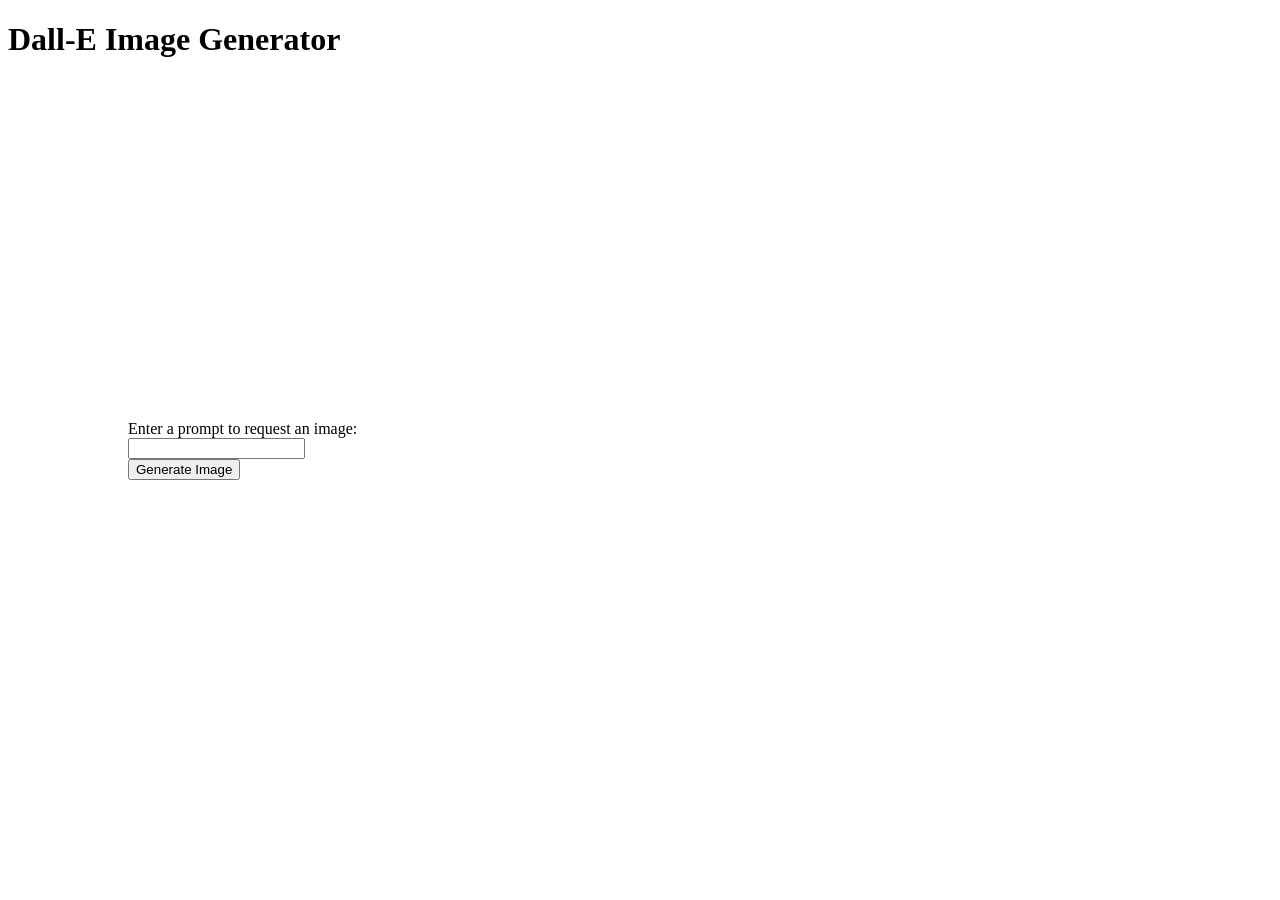
<file: DallE_Image/static/index.html>
<!DOCTYPE html>
<html>
<head>
    <meta charset="utf-8">
    <style>
        /* 表单宽度 80%，水平居中，垂直居中 */
        form {
            width: 80%;
            margin: 0 auto;
            position: absolute;
            top: 50%;
            left: 50%;
            transform: translate(-50%, -50%);
        }
    </style> 
    <title>Dall-E Image Generator</title>
</head>
<body>
    <h1>Dall-E Image Generator</h1>
    <form action="/generate_image" method="POST">
        <label for="prompt">Enter a prompt to request an image:</label><br>
        <input type="text" id="prompt" name="prompt"><br>
        <input type="submit" value="Generate Image">
    </form>
</body>
</html>
</file>
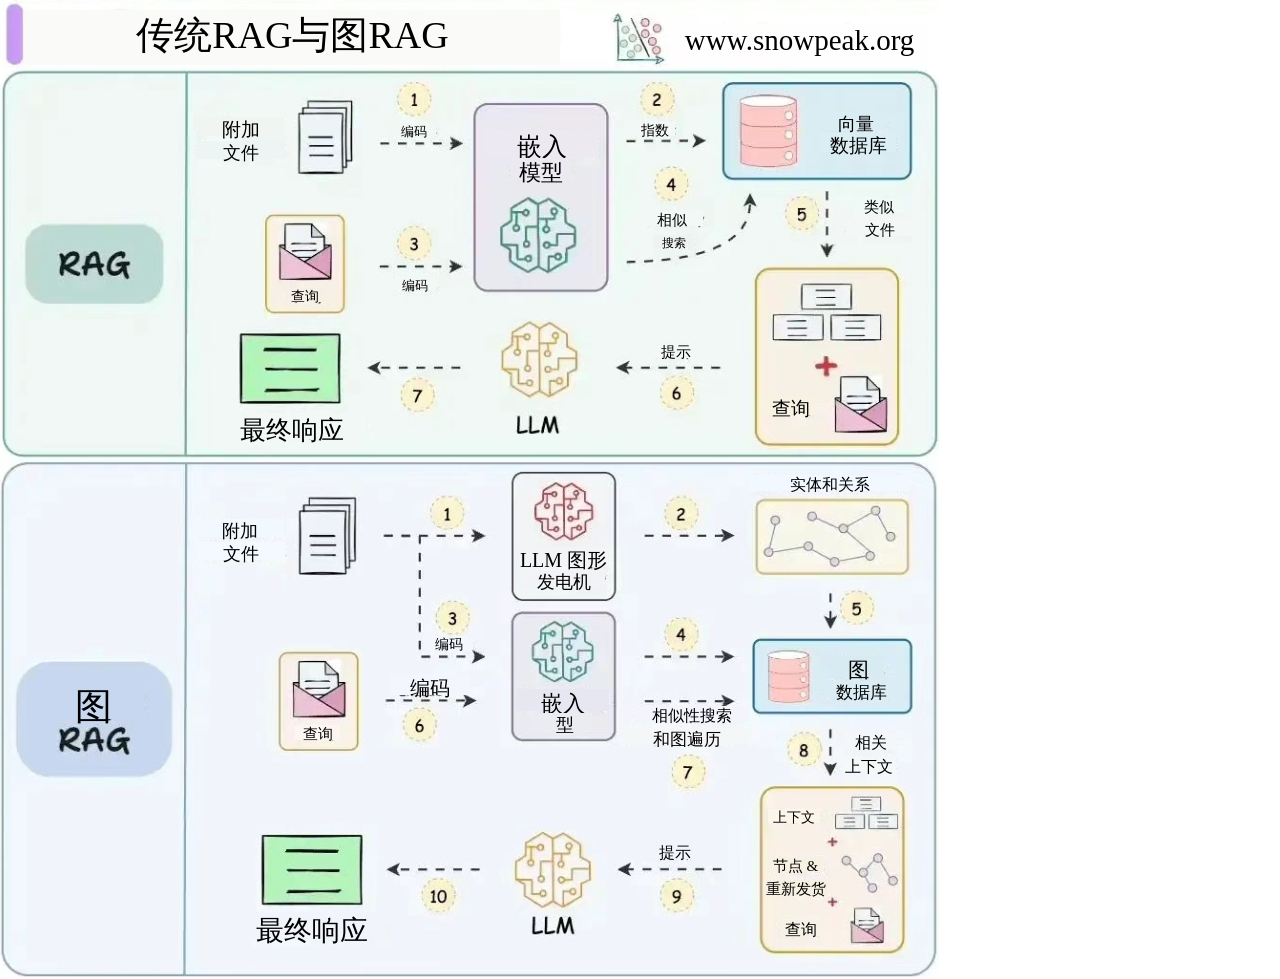
<file: AzureAI/Translate/08.png_20250520-170509.html>
<html lang="zh-cn"><head>
<meta charset="utf-8">
<link href="translate.css" rel="stylesheet" type="text/css">
<title>08.png</title>
</head>
<body><img src="08.png" style="position:absolute; top:0; left:0;"><div style="left:25px; top:10px; width:535px; height:55px; background-color: rgba(250, 250, 248, 1); font-size:38px;">传统RAG与图RAG</div>
<div style="left:670px; top:24px; width:259px; height:29px; background-color: rgba(254, 254, 254, 1); font-size:29px;">www.snowpeak.org</div>
<div style="left:199px; top:117px; width:84px; height:19px; background-color: rgba(240, 245, 241, 1); font-size:19px;">附加</div>
<div style="left:392px; top:123px; width:44px; height:13px; background-color: rgba(241, 247, 243, 1); font-size:13px;">编码</div>
<div style="left:484px; top:130px; width:115px; height:27px; background-color: rgba(236, 233, 240, 1); font-size:25px;">嵌入</div>
<div style="left:634px; top:122px; width:41px; height:14px; background-color: rgba(242, 248, 246, 1); font-size:14px;">指数</div>
<div style="left:825px; top:112px; width:61px; height:18px; background-color: rgba(218, 237, 243, 1); font-size:18px;">向量</div>
<div style="left:197px; top:141px; width:88px; height:18px; background-color: rgba(236, 245, 244, 1); font-size:18px;">文件</div>
<div style="left:820px; top:133px; width:76px; height:19px; background-color: rgba(219, 238, 244, 1); font-size:19px;">数据库</div>
<div style="left:511px; top:158px; width:60px; height:22px; background-color: rgba(236, 233, 240, 1); font-size:22px;">模型</div>
<div style="left:855px; top:198px; width:47px; height:15px; background-color: rgba(239, 250, 246, 1); font-size:15px;">类似</div>
<div style="left:641px; top:211px; width:62px; height:15px; background-color: rgba(242, 248, 246, 1); font-size:15px;">相似</div>
<div style="left:846px; top:221px; width:67px; height:15px; background-color: rgba(243, 247, 246, 1); font-size:15px;">文件</div>
<div style="left:653px; top:235px; width:41px; height:12px; background-color: rgba(237, 243, 241, 1); font-size:12px;">搜索</div>
<div style="left:285px; top:288px; width:40px; height:14px; background-color: rgba(246, 239, 229, 1); font-size:14px;">查询</div>
<div style="left:392px; top:277px; width:45px; height:13px; background-color: rgba(242, 248, 246, 1); font-size:13px;">编码</div>
<div style="left:652px; top:343px; width:48px; height:15px; background-color: rgba(242, 248, 246, 1); font-size:15px;">提示</div>
<div style="left:764px; top:396px; width:53px; height:19px; background-color: rgba(248, 242, 226, 1); font-size:19px;">查询</div>
<div style="left:216px; top:413px; width:151px; height:26px; background-color: rgba(242, 248, 246, 1); font-size:26px;">最终响应</div>
<div style="left:749px; top:475px; width:161px; height:16px; background-color: rgba(241, 248, 255, 1); font-size:16px;">实体和关系</div>
<div style="left:196px; top:519px; width:88px; height:18px; background-color: rgba(241, 248, 254, 1); font-size:18px;">附加</div>
<div style="left:197px; top:542px; width:88px; height:18px; background-color: rgba(244, 249, 255, 1); font-size:18px;">文件</div>
<div style="left:518px; top:547px; width:91px; height:20px; background-color: rgba(243, 244, 246, 1); font-size:20px;">LLM 图形</div>

<div style="left:522px; top:570px; width:83px; height:18px; background-color: rgba(242, 243, 247, 1); font-size:18px;">发电机</div>
<div style="left:424px; top:636px; width:49px; height:14px; background-color: rgba(243, 246, 253, 1); font-size:14px;">编码</div>
<div style="left:832px; top:656px; width:52px; height:21px; background-color: rgba(216, 235, 242, 1); font-size:21px;">图</div>
<div style="left:43px; top:682px; width:101px; height:37px; background-color: rgba(199, 215, 240, 1); font-size:37px;">图</div>
<div style="left:390px; top:675px; width:80px; height:20px; background-color: rgba(243, 246, 253, 1); font-size:20px;">编码</div>
<div style="left:516px; top:689px; width:93px; height:22px; background-color: rgba(231, 231, 241, 1); font-size:22px;">嵌入</div>
<div style="left:823px; top:681px; width:76px; height:17px; background-color: rgba(218, 237, 244, 1); font-size:17px;">数据库</div>
<div style="left:295px; top:725px; width:45px; height:15px; background-color: rgba(253, 245, 242, 1); font-size:15px;">查询</div>
<div style="left:537px; top:713px; width:55px; height:18px; background-color: rgba(235, 236, 241, 1); font-size:18px;">型</div>
<div style="left:634px; top:706px; width:115px; height:16px; background-color: rgba(244, 244, 252, 1); font-size:16px;">相似性搜索</div>
<div style="left:626px; top:728px; width:122px; height:17px; background-color: rgba(245, 246, 248, 1); font-size:17px;">和图遍历</div>
<div style="left:844px; top:733px; width:53px; height:16px; background-color: rgba(243, 247, 250, 1); font-size:16px;">相关</div>
<div style="left:843px; top:757px; width:52px; height:16px; background-color: rgba(244, 248, 249, 1); font-size:16px;">上下文</div>
<div style="left:768px; top:809px; width:52px; height:14px; background-color: rgba(252, 246, 234, 1); font-size:14px;">上下文</div>
<div style="left:651px; top:843px; width:48px; height:16px; background-color: rgba(241, 244, 251, 1); font-size:16px;">提示</div>
<div style="left:768px; top:857px; width:55px; height:15px; background-color: rgba(247, 241, 227, 1); font-size:15px;">节点 &amp;</div>
<div style="left:763px; top:880px; width:65px; height:15px; background-color: rgba(247, 241, 227, 1); font-size:15px;">重新发货</div>
<div style="left:238px; top:912px; width:148px; height:28px; background-color: rgba(241, 244, 251, 1); font-size:28px;">最终响应</div>
<div style="left:780px; top:920px; width:42px; height:16px; background-color: rgba(246, 242, 230, 1); font-size:16px;">查询</div>
</body></html>
</file>
<file: AzureAI/Translate/translate.css>
div {
    font-family: 'Aa宫廷奶酪体';
    font-size: 18px;
    /* background-color: rgba(255, 255, 255, 1); */
    position:absolute;
/*    border: solid 1px rgba(0, 0, 0, 0.4);*/
    text-align:center;
}
</file>
